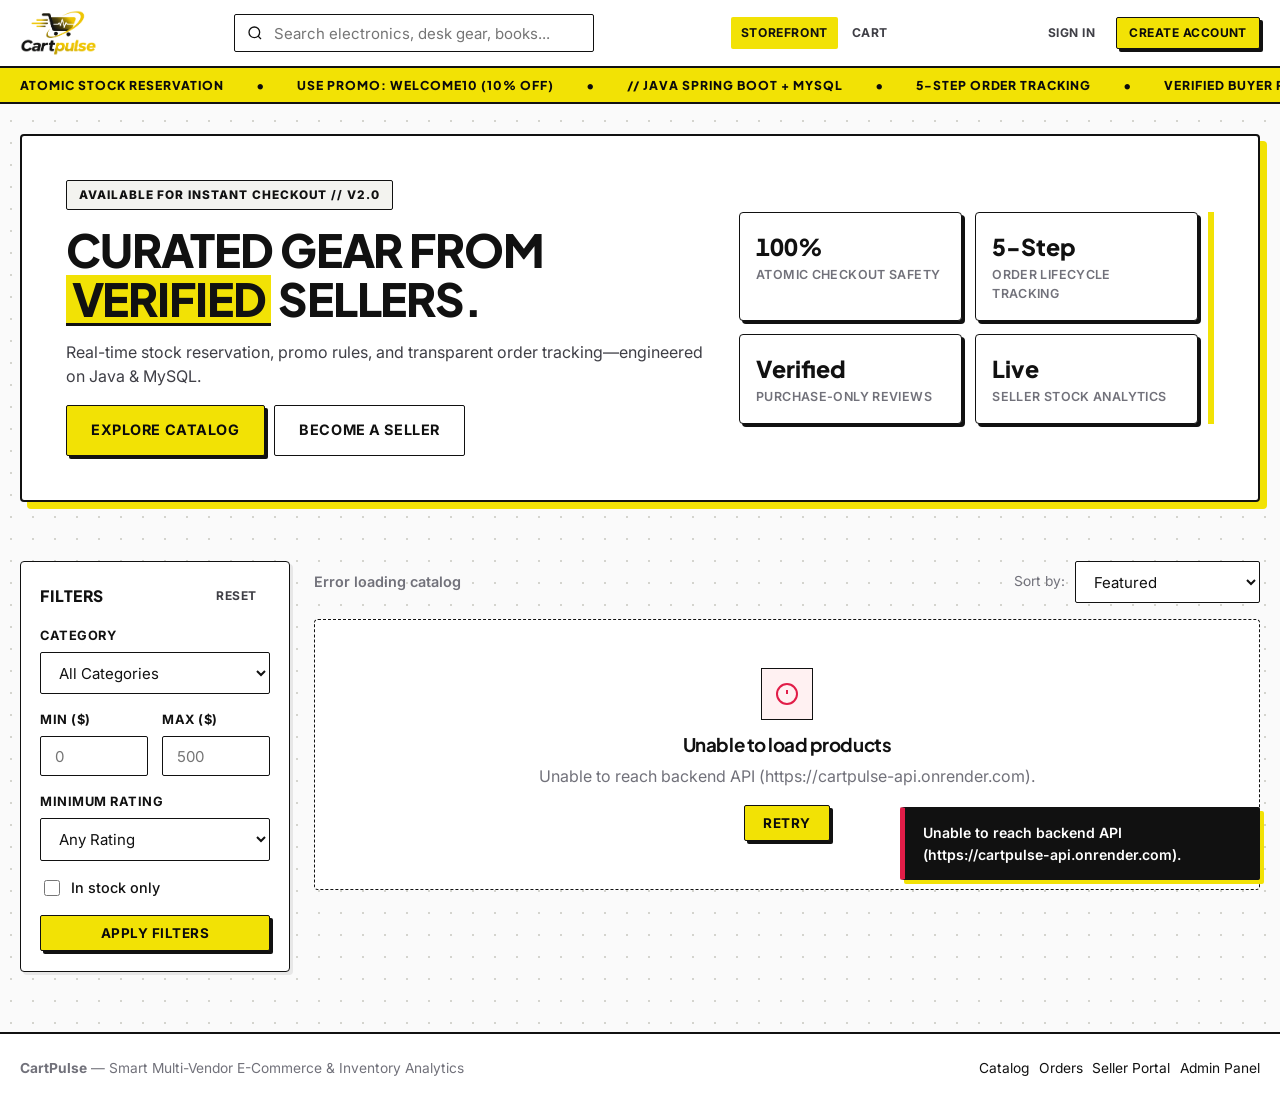
<file: frontend/index.html>
<!DOCTYPE html>
<html lang="en">
<head>
  <meta charset="UTF-8">
  <meta name="viewport" content="width=device-width, initial-scale=1.0">
  <title>CartPulse — Smart Multi-Vendor Storefront</title>
  <link rel="preconnect" href="https://fonts.googleapis.com">
  <link rel="preconnect" href="https://fonts.gstatic.com" crossorigin>
  <link href="https://fonts.googleapis.com/css2?family=Inter:wght@400;500;600;700&family=Plus+Jakarta+Sans:wght@600;700;800&display=swap" rel="stylesheet">
  <link rel="stylesheet" href="css/styles.css">
</head>
<body>
  <div id="preview-banner" class="preview-banner"></div>
  <div id="site-navbar"></div>

  <main class="main-content">
    <div class="container">
      <!-- Hero Banner -->
      <section class="hero">
        <div>
          <span class="hero-eyebrow">Available for Instant Checkout // v2.0</span>
          <h1>Curated Gear From <span class="hero-highlight">Verified</span> Sellers.</h1>
          <p>Real-time stock reservation, promo rules, and transparent order tracking—engineered on Java &amp; MySQL.</p>
          <div class="flex-gap mt-2">
            <a href="#catalog-section" class="btn btn-primary btn-lg">Explore Catalog</a>
            <a href="register.html" class="btn btn-secondary btn-lg">Become a Seller</a>
          </div>
        </div>
        <div class="hero-stats">
          <div class="hero-stat-card">
            <div class="hero-stat-value tabular-nums">100%</div>
            <div class="hero-stat-label">Atomic Checkout Safety</div>
          </div>
          <div class="hero-stat-card">
            <div class="hero-stat-value tabular-nums">5-Step</div>
            <div class="hero-stat-label">Order Lifecycle Tracking</div>
          </div>
          <div class="hero-stat-card">
            <div class="hero-stat-value tabular-nums">Verified</div>
            <div class="hero-stat-label">Purchase-Only Reviews</div>
          </div>
          <div class="hero-stat-card">
            <div class="hero-stat-value tabular-nums">Live</div>
            <div class="hero-stat-label">Seller Stock Analytics</div>
          </div>
        </div>
      </section>

      <!-- Category Strip -->
      <div id="category-strip" class="category-strip" aria-label="Product categories"></div>

      <!-- Catalog Section -->
      <section id="catalog-section" class="catalog-layout">
        <!-- Sidebar Filters -->
        <aside class="card filter-panel">
          <div class="flex-between mb-2">
            <h2 class="card-title">Filters</h2>
            <button type="button" class="btn btn-ghost btn-sm" id="reset-filters-btn">Reset</button>
          </div>

          <div class="form-group">
            <label class="form-label" for="filter-category">Category</label>
            <select id="filter-category" class="form-control">
              <option value="">All Categories</option>
            </select>
          </div>

          <div class="form-row">
            <div class="form-group">
              <label class="form-label" for="filter-min-price">Min ($)</label>
              <input type="number" id="filter-min-price" class="form-control" min="0" placeholder="0">
            </div>
            <div class="form-group">
              <label class="form-label" for="filter-max-price">Max ($)</label>
              <input type="number" id="filter-max-price" class="form-control" min="0" placeholder="500">
            </div>
          </div>

          <div class="form-group">
            <label class="form-label" for="filter-rating">Minimum Rating</label>
            <select id="filter-rating" class="form-control">
              <option value="0">Any Rating</option>
              <option value="4.5">4.5★ &amp; up</option>
              <option value="4">4.0★ &amp; up</option>
              <option value="3">3.0★ &amp; up</option>
            </select>
          </div>

          <div class="form-group" style="display:flex;align-items:center;gap:0.5rem;">
            <input type="checkbox" id="filter-instock" style="width:16px;height:16px;accent-color:var(--primary);">
            <label for="filter-instock" style="font-size:0.9rem;font-weight:500;cursor:pointer;">In stock only</label>
          </div>

          <button type="button" class="btn btn-primary btn-block" id="apply-filters-btn">Apply Filters</button>
        </aside>

        <!-- Product Results -->
        <div>
          <div class="catalog-toolbar">
            <div id="results-summary" class="text-muted fw-600" style="font-size:0.9rem;">Loading products...</div>
            <div class="flex-gap">
              <label for="sort-select" class="text-muted" style="font-size:0.86rem;">Sort by:</label>
              <select id="sort-select" class="form-control" style="width:auto;min-width:185px;">
                <option value="featured">Featured</option>
                <option value="price-asc">Price: Low to High</option>
                <option value="price-desc">Price: High to Low</option>
                <option value="rating-desc">Highest Rated</option>
              </select>
            </div>
          </div>

          <div id="product-grid" class="product-grid"></div>
          <div id="pagination-host" class="pagination"></div>
        </div>
      </section>
    </div>
  </main>

  <div id="site-footer"></div>

  <script type="module" src="js/storefront.js"></script>
</body>
</html>
</file>
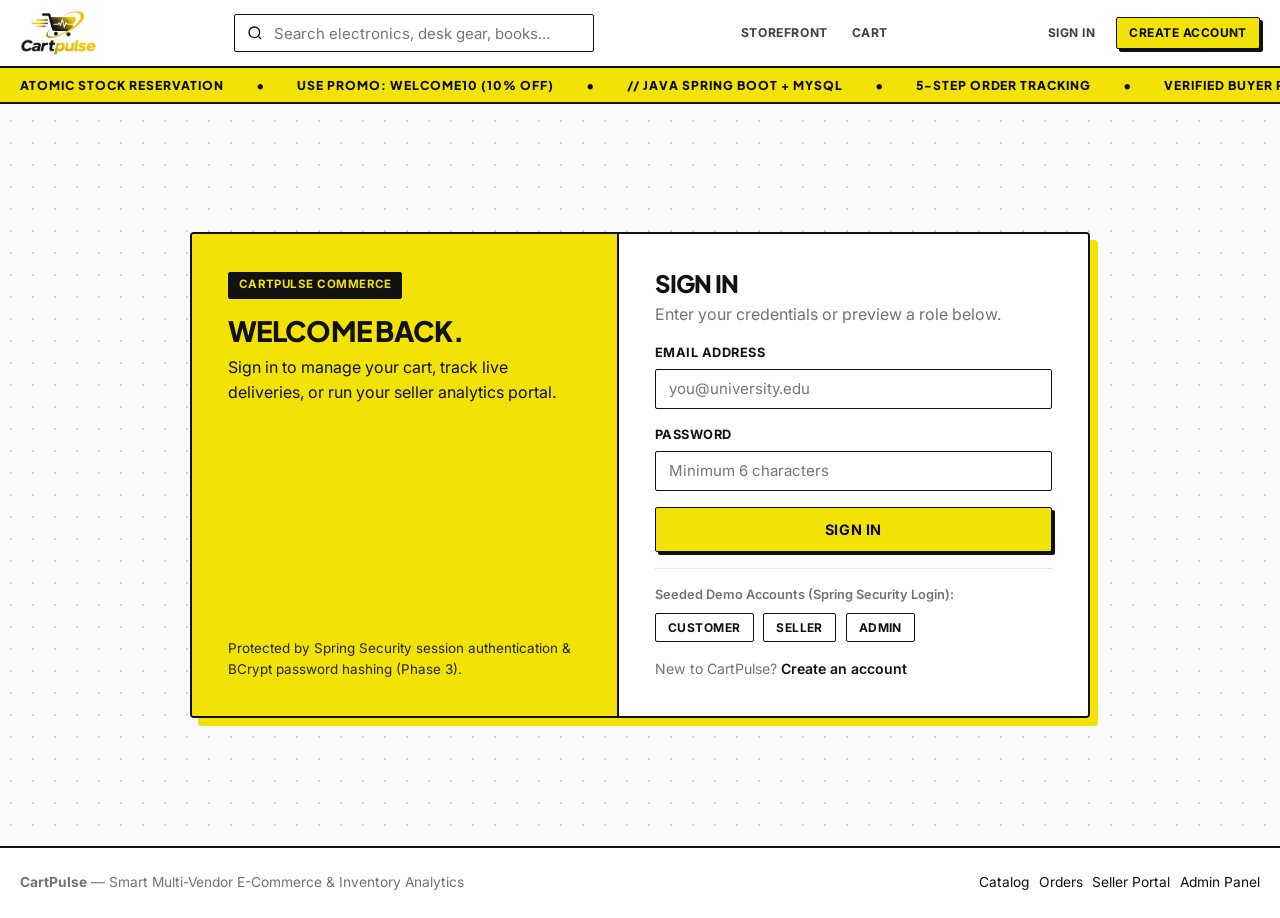
<file: frontend/cart.html>
<!DOCTYPE html>
<html lang="en">
<head>
  <meta charset="UTF-8">
  <meta name="viewport" content="width=device-width, initial-scale=1.0">
  <title>Cart &amp; Checkout — CartPulse</title>
  <link rel="preconnect" href="https://fonts.googleapis.com">
  <link rel="preconnect" href="https://fonts.gstatic.com" crossorigin>
  <link href="https://fonts.googleapis.com/css2?family=Inter:wght@400;500;600;700&family=Plus+Jakarta+Sans:wght@600;700;800&display=swap" rel="stylesheet">
  <link rel="stylesheet" href="css/styles.css">
</head>
<body>
  <div id="preview-banner" class="preview-banner"></div>
  <div id="site-navbar"></div>

  <main class="main-content">
    <div class="container">
      <div class="page-header">
        <div>
          <h1 class="page-title">Shopping Cart &amp; Checkout</h1>
          <p class="page-subtitle">Multi-vendor items automatically split into per-seller orders at checkout.</p>
        </div>
        <a href="index.html" class="btn btn-secondary">Continue Shopping</a>
      </div>

      <div id="cart-layout" class="cart-layout">
        <!-- Cart Items -->
        <div class="card">
          <div class="card-header">
            <h2 class="card-title">Cart Items</h2>
            <button type="button" class="btn btn-ghost btn-sm text-danger" id="clear-cart-btn">Clear Cart</button>
          </div>
          <div class="card-body" id="cart-items-host"></div>
        </div>

        <!-- Promo & Checkout Summary -->
        <aside class="card card-body">
          <h2 class="card-title mb-2">Order Summary</h2>

          <form id="promo-form" class="mb-2" novalidate>
            <label class="form-label" for="promo-input">Promo Code (try WELCOME10 or SAVE15)</label>
            <div class="flex-gap">
              <input type="text" id="promo-input" class="form-control" placeholder="Enter promo code" style="flex:1;">
              <button type="submit" class="btn btn-secondary">Apply</button>
            </div>
            <div class="invalid-feedback" id="promo-feedback"></div>
          </form>

          <div id="promo-applied-badge" class="alert alert-success hidden"></div>

          <div class="summary-row">
            <span>Subtotal</span>
            <span id="summary-subtotal" class="tabular-nums fw-600">$0.00</span>
          </div>
          <div class="summary-row">
            <span>Discount</span>
            <span id="summary-discount" class="tabular-nums text-success fw-600">-$0.00</span>
          </div>
          <div class="summary-total">
            <span>Total</span>
            <span id="summary-total" class="tabular-nums">$0.00</span>
          </div>

          <form id="checkout-form" class="mt-2" novalidate style="border-top:1px solid var(--border);padding-top:1rem;">
            <div class="form-group">
              <label class="form-label" for="shipping-address">Shipping Address</label>
              <textarea id="shipping-address" class="form-control" rows="2" placeholder="Street, apartment, city, postal code"></textarea>
              <div class="invalid-feedback"></div>
            </div>
            <div class="form-group">
              <label class="form-label" for="payment-method">Payment Method</label>
              <select id="payment-method" class="form-control">
                <option value="CARD_SIMULATED">Credit / Debit Card (Simulated)</option>
                <option value="COD">Cash on Delivery</option>
              </select>
            </div>
            <button type="submit" class="btn btn-primary btn-lg btn-block" id="place-order-btn">
              Place Order
            </button>
          </form>
        </aside>
      </div>
    </div>
  </main>

  <div id="site-footer"></div>
  <script type="module" src="js/cart.js"></script>
</body>
</html>
</file>
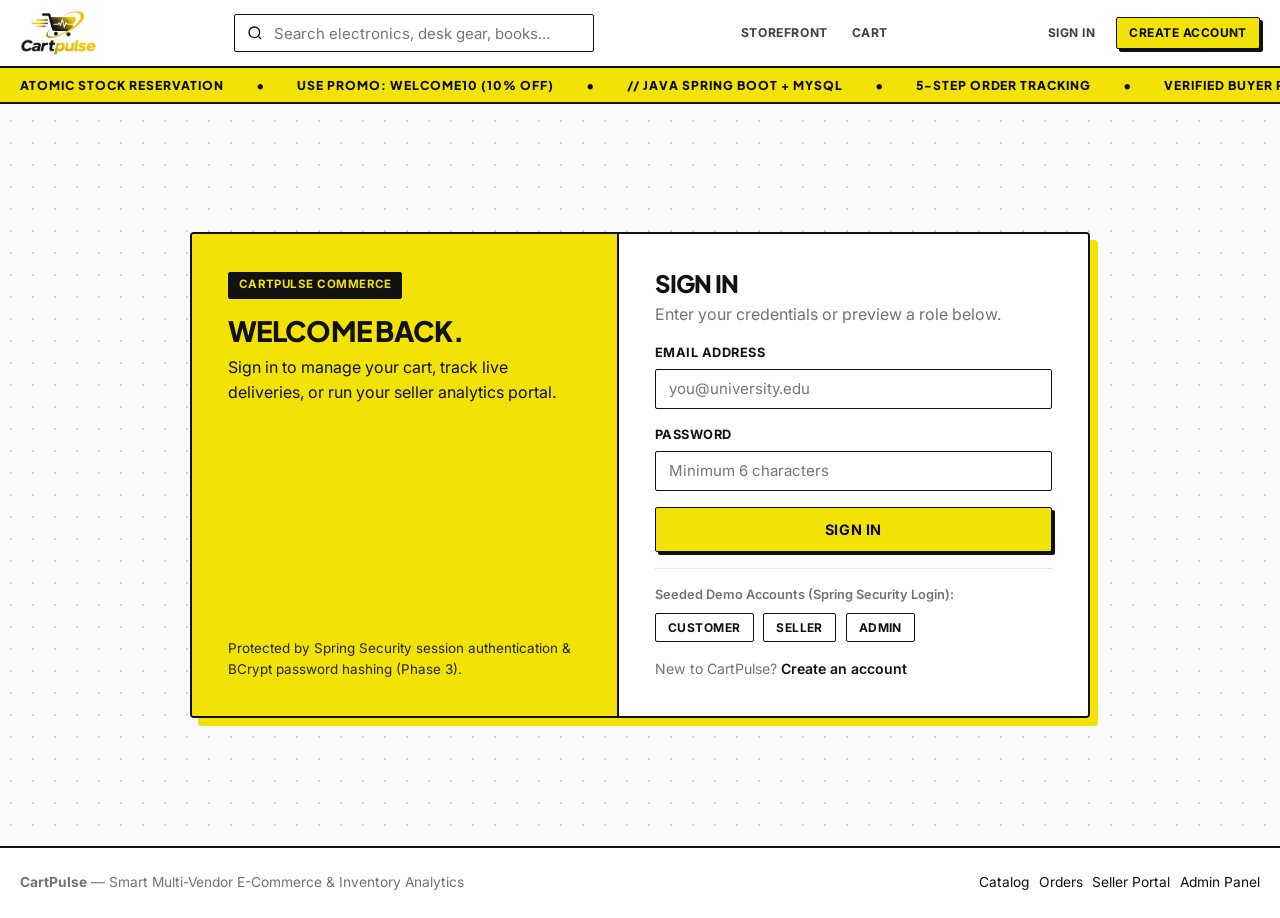
<file: frontend/login.html>
<!DOCTYPE html>
<html lang="en">
<head>
  <meta charset="UTF-8">
  <meta name="viewport" content="width=device-width, initial-scale=1.0">
  <title>Sign In — CartPulse</title>
  <link rel="preconnect" href="https://fonts.googleapis.com">
  <link rel="preconnect" href="https://fonts.gstatic.com" crossorigin>
  <link href="https://fonts.googleapis.com/css2?family=Inter:wght@400;500;600;700&family=Plus+Jakarta+Sans:wght@600;700;800&display=swap" rel="stylesheet">
  <link rel="stylesheet" href="css/styles.css">
</head>
<body>
  <div id="preview-banner" class="preview-banner"></div>
  <div id="site-navbar"></div>

  <main class="auth-wrapper">
    <div class="auth-card card">
      <aside class="auth-aside">
        <div>
          <span class="badge" style="background:#111111;color:#f2e205;border-color:#111111;margin-bottom:1rem;">CartPulse Commerce</span>
          <h2 style="font-size:1.75rem;">Welcome back.</h2>
          <p>Sign in to manage your cart, track live deliveries, or run your seller analytics portal.</p>
        </div>
        <div style="font-size:0.84rem;opacity:0.9;">
          Protected by Spring Security session authentication &amp; BCrypt password hashing (Phase 3).
        </div>
      </aside>

      <div class="auth-form-pane">
        <h1 class="page-title" style="font-size:1.5rem;">Sign In</h1>
        <p class="text-muted mb-2">Enter your credentials or preview a role below.</p>

        <form id="login-form" novalidate>
          <div class="form-group">
            <label class="form-label" for="login-email">Email Address</label>
            <input type="email" id="login-email" class="form-control" placeholder="you@university.edu" required>
            <div class="invalid-feedback"></div>
          </div>

          <div class="form-group">
            <label class="form-label" for="login-password">Password</label>
            <input type="password" id="login-password" class="form-control" placeholder="Minimum 6 characters" required>
            <div class="invalid-feedback"></div>
          </div>

          <button type="submit" class="btn btn-primary btn-lg btn-block" id="login-submit-btn">Sign In</button>
        </form>

        <div class="mt-2" style="padding-top:1rem;border-top:1px solid var(--border);">
          <div class="text-muted fw-600 mb-1" style="font-size:0.8rem;">Seeded Demo Accounts (Spring Security Login):</div>
          <div class="flex-gap">
            <button type="button" class="btn btn-secondary btn-sm" data-demo-email="customer@cartpulse.dev" data-demo-pass="customer123">Customer</button>
            <button type="button" class="btn btn-secondary btn-sm" data-demo-email="seller@cartpulse.dev" data-demo-pass="seller123">Seller</button>
            <button type="button" class="btn btn-secondary btn-sm" data-demo-email="admin@cartpulse.dev" data-demo-pass="admin123">Admin</button>
          </div>
        </div>

        <p class="mt-2 text-muted" style="font-size:0.88rem;margin-bottom:0;">
          New to CartPulse? <a href="register.html" class="fw-600">Create an account</a>
        </p>
      </div>
    </div>
  </main>

  <div id="site-footer"></div>
  <script type="module" src="js/auth.js"></script>
</body>
</html>
</file>
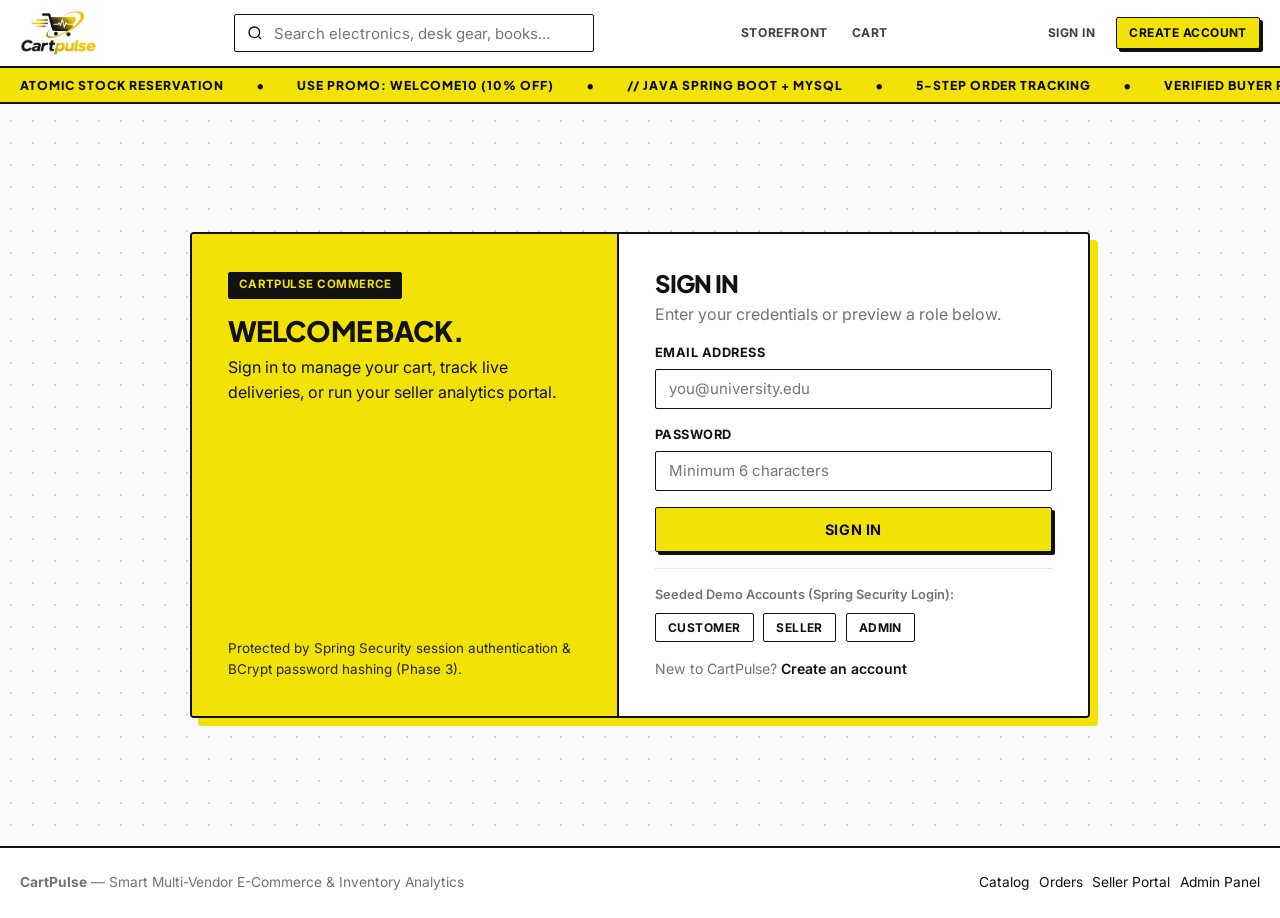
<file: frontend/orders.html>
<!DOCTYPE html>
<html lang="en">
<head>
  <meta charset="UTF-8">
  <meta name="viewport" content="width=device-width, initial-scale=1.0">
  <title>My Orders — CartPulse</title>
  <link rel="preconnect" href="https://fonts.googleapis.com">
  <link rel="preconnect" href="https://fonts.gstatic.com" crossorigin>
  <link href="https://fonts.googleapis.com/css2?family=Inter:wght@400;500;600;700&family=Plus+Jakarta+Sans:wght@600;700;800&display=swap" rel="stylesheet">
  <link rel="stylesheet" href="css/styles.css">
</head>
<body>
  <div id="preview-banner" class="preview-banner"></div>
  <div id="site-navbar"></div>

  <main class="main-content">
    <div class="container">
      <div class="page-header">
        <div>
          <h1 class="page-title">Order History &amp; Live Tracking</h1>
          <p class="page-subtitle">Track fulfillment milestones or cancel eligible orders before shipment.</p>
        </div>
        <div class="flex-gap">
          <select id="order-status-filter" class="form-control" style="width:auto;">
            <option value="">All Statuses</option>
            <option value="PENDING">Pending</option>
            <option value="CONFIRMED">Confirmed</option>
            <option value="PACKED">Packed</option>
            <option value="SHIPPED">Shipped</option>
            <option value="DELIVERED">Delivered</option>
            <option value="CANCELLED">Cancelled</option>
          </select>
        </div>
      </div>

      <div id="orders-list-host" style="display:flex;flex-direction:column;gap:1.15rem;"></div>
    </div>
  </main>

  <div id="site-footer"></div>
  <script type="module" src="js/orders.js"></script>
</body>
</html>
</file>
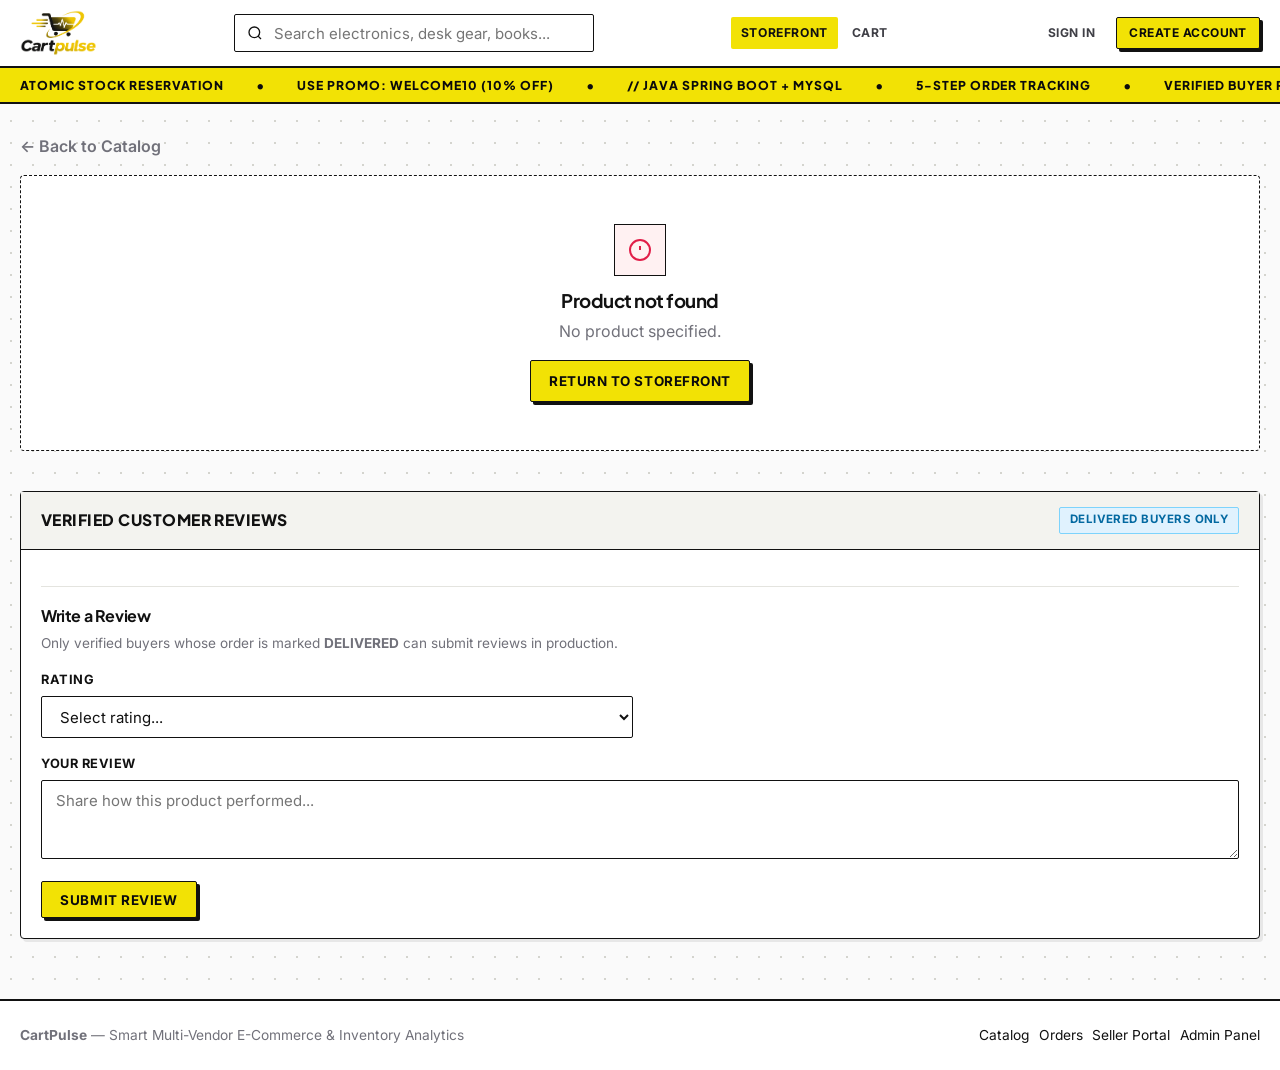
<file: frontend/product.html>
<!DOCTYPE html>
<html lang="en">
<head>
  <meta charset="UTF-8">
  <meta name="viewport" content="width=device-width, initial-scale=1.0">
  <title>Product Details — CartPulse</title>
  <link rel="preconnect" href="https://fonts.googleapis.com">
  <link rel="preconnect" href="https://fonts.gstatic.com" crossorigin>
  <link href="https://fonts.googleapis.com/css2?family=Inter:wght@400;500;600;700&family=Plus+Jakarta+Sans:wght@600;700;800&display=swap" rel="stylesheet">
  <link rel="stylesheet" href="css/styles.css">
</head>
<body>
  <div id="preview-banner" class="preview-banner"></div>
  <div id="site-navbar"></div>

  <main class="main-content">
    <div class="container">
      <div class="mb-2">
        <a href="index.html" class="text-muted fw-600">&larr; Back to Catalog</a>
      </div>

      <div id="product-detail-host"></div>

      <section class="mt-2" style="margin-top:2.5rem;">
        <div class="card">
          <div class="card-header">
            <h2 class="card-title">Verified Customer Reviews</h2>
            <span class="badge badge-info">Delivered Buyers Only</span>
          </div>
          <div class="card-body">
            <div id="reviews-list" class="mb-2"></div>

            <form id="review-form" novalidate style="border-top:1px solid var(--border);padding-top:1.25rem;margin-top:1rem;">
              <h3 style="font-size:1rem;">Write a Review</h3>
              <p class="text-muted" style="font-size:0.85rem;">Only verified buyers whose order is marked <strong>DELIVERED</strong> can submit reviews in production.</p>
              <div class="form-row">
                <div class="form-group">
                  <label class="form-label" for="review-rating">Rating</label>
                  <select id="review-rating" class="form-control" required>
                    <option value="">Select rating...</option>
                    <option value="5">5 Stars — Excellent</option>
                    <option value="4">4 Stars — Very Good</option>
                    <option value="3">3 Stars — Average</option>
                    <option value="2">2 Stars — Fair</option>
                    <option value="1">1 Star — Poor</option>
                  </select>
                  <div class="invalid-feedback"></div>
                </div>
              </div>
              <div class="form-group">
                <label class="form-label" for="review-comment">Your Review</label>
                <textarea id="review-comment" class="form-control" rows="3" placeholder="Share how this product performed..."></textarea>
                <div class="invalid-feedback"></div>
              </div>
              <button type="submit" class="btn btn-primary">Submit Review</button>
            </form>
          </div>
        </div>
      </section>
    </div>
  </main>

  <div id="site-footer"></div>
  <script type="module" src="js/product.js"></script>
</body>
</html>
</file>
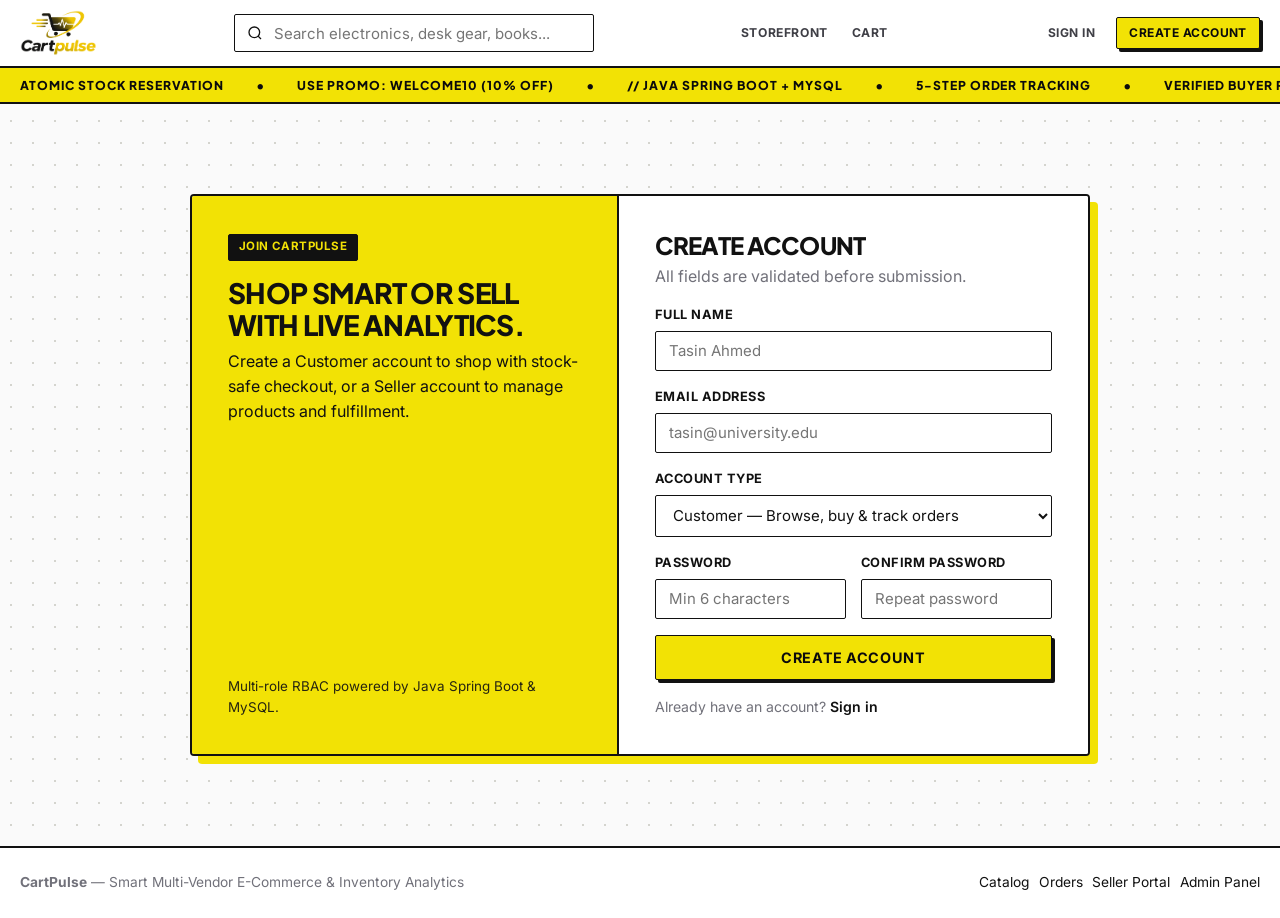
<file: frontend/register.html>
<!DOCTYPE html>
<html lang="en">
<head>
  <meta charset="UTF-8">
  <meta name="viewport" content="width=device-width, initial-scale=1.0">
  <title>Create Account — CartPulse</title>
  <link rel="preconnect" href="https://fonts.googleapis.com">
  <link rel="preconnect" href="https://fonts.gstatic.com" crossorigin>
  <link href="https://fonts.googleapis.com/css2?family=Inter:wght@400;500;600;700&family=Plus+Jakarta+Sans:wght@600;700;800&display=swap" rel="stylesheet">
  <link rel="stylesheet" href="css/styles.css">
</head>
<body>
  <div id="preview-banner" class="preview-banner"></div>
  <div id="site-navbar"></div>

  <main class="auth-wrapper">
    <div class="auth-card card">
      <aside class="auth-aside">
        <div>
          <span class="badge" style="background:#111111;color:#f2e205;border-color:#111111;margin-bottom:1rem;">Join CartPulse</span>
          <h2 style="font-size:1.75rem;">Shop smart or sell with live analytics.</h2>
          <p>Create a Customer account to shop with stock-safe checkout, or a Seller account to manage products and fulfillment.</p>
        </div>
        <div style="font-size:0.84rem;opacity:0.9;">
          Multi-role RBAC powered by Java Spring Boot &amp; MySQL.
        </div>
      </aside>

      <div class="auth-form-pane">
        <h1 class="page-title" style="font-size:1.5rem;">Create Account</h1>
        <p class="text-muted mb-2">All fields are validated before submission.</p>

        <form id="register-form" novalidate>
          <div class="form-group">
            <label class="form-label" for="reg-name">Full Name</label>
            <input type="text" id="reg-name" class="form-control" placeholder="Tasin Ahmed" required>
            <div class="invalid-feedback"></div>
          </div>

          <div class="form-group">
            <label class="form-label" for="reg-email">Email Address</label>
            <input type="email" id="reg-email" class="form-control" placeholder="tasin@university.edu" required>
            <div class="invalid-feedback"></div>
          </div>

          <div class="form-group">
            <label class="form-label" for="reg-role">Account Type</label>
            <select id="reg-role" class="form-control">
              <option value="CUSTOMER">Customer — Browse, buy &amp; track orders</option>
              <option value="SELLER">Seller — List products, manage stock &amp; analytics</option>
            </select>
          </div>

          <div class="form-row">
            <div class="form-group">
              <label class="form-label" for="reg-password">Password</label>
              <input type="password" id="reg-password" class="form-control" placeholder="Min 6 characters" required>
              <div class="invalid-feedback"></div>
            </div>
            <div class="form-group">
              <label class="form-label" for="reg-confirm">Confirm Password</label>
              <input type="password" id="reg-confirm" class="form-control" placeholder="Repeat password" required>
              <div class="invalid-feedback"></div>
            </div>
          </div>

          <button type="submit" class="btn btn-primary btn-lg btn-block" id="reg-submit-btn">Create Account</button>
        </form>

        <p class="mt-2 text-muted" style="font-size:0.88rem;margin-bottom:0;">
          Already have an account? <a href="login.html" class="fw-600">Sign in</a>
        </p>
      </div>
    </div>
  </main>

  <div id="site-footer"></div>
  <script type="module" src="js/auth.js"></script>
</body>
</html>
</file>
<file: frontend/css/styles.css>
/* ==========================================================================
   CartPulse Design System — Light White & Volt Yellow Neo-Editorial Theme
   Inspired by bold geometric tech editorial layouts
   Typography: Plus Jakarta Sans (display) + Inter (body)
   ========================================================================== */

:root {
  --primary: #f2e205;
  --primary-hover: #e2d200;
  --primary-ink: #0b0b0c;
  --primary-soft: #fef9c3;
  --primary-ring: rgba(242, 226, 5, 0.45);

  --ink: #111111;
  --ink-soft: #27272a;

  --success: #059669;
  --success-soft: #ecfdf5;
  --warning: #b45309;
  --warning-soft: #fef3c7;
  --danger: #e11d48;
  --danger-soft: #fff1f2;
  --info: #0369a1;
  --info-soft: #e0f2fe;

  --bg: #fafafa;
  --surface: #ffffff;
  --surface-muted: #f3f3ef;
  --border: #e4e4df;
  --border-strong: #111111;

  --text: #111111;
  --text-secondary: #3f3f46;
  --text-muted: #71717a;

  --radius-sm: 2px;
  --radius-md: 4px;
  --radius-lg: 4px;
  --radius-full: 2px;

  --shadow-xs: 0 1px 2px rgba(17, 17, 17, 0.05);
  --shadow-sm: 3px 3px 0 rgba(17, 17, 17, 0.08);
  --shadow-md: 5px 5px 0 #111111;
  --shadow-yellow: 5px 5px 0 var(--primary);
  --shadow-lg: 8px 8px 0 #111111;

  --font-sans: 'Inter', system-ui, -apple-system, BlinkMacSystemFont, 'Segoe UI', Roboto, sans-serif;
  --font-display: 'Plus Jakarta Sans', 'Inter', system-ui, sans-serif;

  --container-max: 1280px;
  --nav-height: 68px;
  --transition: 0.16s cubic-bezier(0.2, 0.8, 0.2, 1);
}

*,
*::before,
*::after {
  box-sizing: border-box;
}

html {
  scroll-behavior: smooth;
}

body {
  margin: 0;
  font-family: var(--font-sans);
  color: var(--text);
  background-color: var(--bg);
  background-image: radial-gradient(#d4d4ce 0.85px, transparent 0.85px);
  background-size: 22px 22px;
  line-height: 1.55;
  -webkit-font-smoothing: antialiased;
  min-height: 100vh;
  display: flex;
  flex-direction: column;
}

h1, h2, h3, h4, h5 {
  font-family: var(--font-display);
  margin: 0 0 0.5rem;
  line-height: 1.15;
  letter-spacing: -0.025em;
  color: var(--text);
}

p {
  margin: 0 0 1rem;
  color: var(--text-secondary);
}

a {
  color: var(--ink);
  text-decoration: none;
  transition: color var(--transition);
}

a:hover {
  color: #000000;
}

img {
  max-width: 100%;
  display: block;
}

button, input, select, textarea {
  font-family: inherit;
  font-size: 0.9375rem;
}

.tabular-nums {
  font-variant-numeric: tabular-nums;
}

/* ---------- Layout & Containers ---------- */
.container {
  width: 100%;
  max-width: var(--container-max);
  margin-inline: auto;
  padding-inline: 1.25rem;
}

.main-content {
  flex: 1;
  padding-block: 1.85rem 3.75rem;
}

.page-header {
  display: flex;
  flex-wrap: wrap;
  align-items: center;
  justify-content: space-between;
  gap: 1rem;
  margin-bottom: 1.5rem;
  padding-bottom: 1rem;
  border-bottom: 2px solid var(--ink);
}

.page-title {
  font-size: clamp(1.5rem, 2.4vw, 2rem);
  font-weight: 800;
  text-transform: uppercase;
  letter-spacing: -0.03em;
  margin-bottom: 0.25rem;
}

.page-subtitle {
  color: var(--text-muted);
  font-size: 0.9375rem;
  margin: 0;
}

/* ---------- Navbar ---------- */
.navbar {
  position: sticky;
  top: 0;
  z-index: 50;
  height: var(--nav-height);
  background: rgba(255, 255, 255, 0.96);
  backdrop-filter: blur(10px);
  border-bottom: 2px solid var(--ink);
}

.navbar-inner {
  height: 100%;
  display: flex;
  align-items: center;
  justify-content: space-between;
  gap: 1rem;
}

.brand {
  display: inline-flex;
  align-items: center;
  gap: 0.65rem;
  font-family: var(--font-display);
  font-weight: 800;
  font-size: 1.18rem;
  text-transform: uppercase;
  color: var(--ink);
  letter-spacing: 0.04em;
  flex-shrink: 0;
}

.brand-logo {
  height: 46px;
  width: auto;
  display: block;
  object-fit: contain;
}

.nav-search {
  flex: 1;
  min-width: 170px;
  max-width: 360px;
  position: relative;
}

.nav-search input {
  width: 100%;
  height: 38px;
  padding: 0 1rem 0 2.45rem;
  border-radius: var(--radius-sm);
  border: 1.5px solid var(--ink);
  background: var(--surface);
  color: var(--text);
  transition: all var(--transition);
}

.nav-search input:focus {
  outline: none;
  background: var(--surface);
  box-shadow: 3px 3px 0 var(--primary);
}

.nav-search-icon {
  position: absolute;
  left: 0.8rem;
  top: 50%;
  transform: translateY(-50%);
  color: var(--ink);
  pointer-events: none;
}

.nav-links {
  display: flex;
  align-items: center;
  gap: 0.25rem;
}

.nav-link {
  display: inline-flex;
  align-items: center;
  gap: 0.35rem;
  padding: 0.42rem 0.62rem;
  border-radius: var(--radius-sm);
  color: var(--text-secondary);
  font-weight: 700;
  font-size: 0.76rem;
  text-transform: uppercase;
  letter-spacing: 0.05em;
  transition: all var(--transition);
  white-space: nowrap;
}

.nav-link:hover,
.nav-link.active {
  color: var(--ink);
  background: var(--primary);
}

.cart-pill {
  position: relative;
}

.cart-badge {
  min-width: 19px;
  height: 19px;
  padding: 0 5px;
  border-radius: 0;
  background: var(--ink);
  color: var(--primary);
  font-size: 0.72rem;
  font-weight: 800;
  display: inline-grid;
  place-items: center;
}

.nav-actions {
  display: flex;
  align-items: center;
  gap: 0.5rem;
}

.mobile-menu-btn {
  display: none;
  background: var(--surface);
  border: 1.5px solid var(--ink);
  border-radius: var(--radius-sm);
  width: 40px;
  height: 40px;
  place-items: center;
  cursor: pointer;
  color: var(--ink);
}

.mobile-drawer {
  display: none;
  background: var(--surface);
  border-bottom: 2px solid var(--ink);
  padding: 1rem 1.25rem;
  gap: 0.5rem;
  flex-direction: column;
}

.mobile-drawer.open {
  display: flex;
}

/* ---------- Signature Yellow Editorial Ticker Strip ---------- */
.promo-ticker {
  background: var(--primary);
  border-bottom: 2px solid var(--ink);
  color: var(--primary-ink);
  overflow: hidden;
  white-space: nowrap;
  padding: 0.48rem 0;
  font-family: var(--font-display);
  font-size: 0.76rem;
  font-weight: 800;
  text-transform: uppercase;
  letter-spacing: 0.08em;
}

.promo-ticker-track {
  display: inline-flex;
  align-items: center;
  gap: 2rem;
  padding-left: 1.25rem;
  animation: tickerScroll 28s linear infinite;
}

.promo-ticker:hover .promo-ticker-track {
  animation-play-state: paused;
}

@keyframes tickerScroll {
  0% { transform: translateX(0); }
  100% { transform: translateX(-50%); }
}

/* ---------- Buttons ---------- */
.btn {
  display: inline-flex;
  align-items: center;
  justify-content: center;
  gap: 0.45rem;
  padding: 0.58rem 1.15rem;
  border-radius: var(--radius-sm);
  font-weight: 700;
  font-size: 0.84rem;
  text-transform: uppercase;
  letter-spacing: 0.04em;
  border: 1.5px solid var(--ink);
  cursor: pointer;
  transition: all var(--transition);
  text-decoration: none;
  white-space: nowrap;
}

.btn:disabled {
  opacity: 0.5;
  cursor: not-allowed;
}

.btn-sm {
  padding: 0.38rem 0.75rem;
  font-size: 0.75rem;
}

.btn-lg {
  padding: 0.82rem 1.5rem;
  font-size: 0.9rem;
}

.btn-block {
  width: 100%;
}

.btn-primary {
  background: var(--primary);
  color: var(--primary-ink);
  box-shadow: 3px 3px 0 var(--ink);
}

.btn-primary:hover:not(:disabled) {
  background: var(--primary-hover);
  color: var(--primary-ink);
  transform: translate(-1px, -1px);
  box-shadow: 4px 4px 0 var(--ink);
}

.btn-secondary {
  background: var(--surface);
  color: var(--ink);
  border-color: var(--ink);
}

.btn-secondary:hover:not(:disabled) {
  background: var(--surface-muted);
  box-shadow: 3px 3px 0 var(--ink);
}

.btn-ghost {
  background: transparent;
  color: var(--text-secondary);
  border-color: transparent;
}

.btn-ghost:hover:not(:disabled) {
  background: var(--surface-muted);
  color: var(--ink);
  border-color: var(--border);
}

.btn-danger {
  background: var(--danger);
  border-color: var(--ink);
  color: #ffffff;
}

.btn-danger:hover:not(:disabled) {
  background: #be123c;
  box-shadow: 3px 3px 0 var(--ink);
}

.btn-success {
  background: var(--success);
  border-color: var(--ink);
  color: #ffffff;
}

.btn-success:hover:not(:disabled) {
  background: #047857;
}

.btn-loading {
  position: relative;
  pointer-events: none;
}

.spinner {
  width: 16px;
  height: 16px;
  border: 2px solid currentColor;
  border-right-color: transparent;
  border-radius: 50%;
  animation: spin 0.65s linear infinite;
  display: inline-block;
}

@keyframes spin {
  to { transform: rotate(360deg); }
}

/* ---------- Cards & Surfaces ---------- */
.card {
  background: var(--surface);
  border: 1.5px solid var(--ink);
  border-radius: var(--radius-md);
  box-shadow: var(--shadow-sm);
}

.card-body {
  padding: 1.25rem;
}

.card-header {
  padding: 0.95rem 1.25rem;
  border-bottom: 1.5px solid var(--ink);
  background: var(--surface-muted);
  display: flex;
  align-items: center;
  justify-content: space-between;
  gap: 1rem;
}

.card-title {
  font-size: 0.98rem;
  font-weight: 800;
  text-transform: uppercase;
  letter-spacing: 0.03em;
  margin: 0;
}

/* ---------- Badges & Status Pills ---------- */
.badge {
  display: inline-flex;
  align-items: center;
  gap: 0.3rem;
  padding: 0.22rem 0.6rem;
  border-radius: var(--radius-sm);
  border: 1px solid currentColor;
  font-size: 0.72rem;
  font-weight: 700;
  text-transform: uppercase;
  letter-spacing: 0.04em;
  white-space: nowrap;
}

.badge-primary { background: var(--primary); color: var(--ink); border-color: var(--ink); }
.badge-success { background: var(--success-soft); color: var(--success); border-color: #6ee7b7; }
.badge-warning { background: var(--warning-soft); color: var(--warning); border-color: #fcd34d; }
.badge-danger  { background: var(--danger-soft);  color: var(--danger); border-color: #fda4af; }
.badge-info    { background: var(--info-soft);    color: var(--info); border-color: #7dd3fc; }
.badge-muted   { background: var(--surface-muted); color: var(--text-secondary); border-color: #d4d4d8; }

/* ---------- Forms & Validation ---------- */
.form-group {
  margin-bottom: 1rem;
}

.form-label {
  display: block;
  font-size: 0.8rem;
  font-weight: 700;
  text-transform: uppercase;
  letter-spacing: 0.04em;
  color: var(--ink);
  margin-bottom: 0.38rem;
}

.form-control {
  width: 100%;
  padding: 0.6rem 0.85rem;
  border: 1.5px solid var(--ink);
  border-radius: var(--radius-sm);
  background: var(--surface);
  color: var(--text);
  transition: border-color var(--transition), box-shadow var(--transition);
}

.form-control:focus {
  outline: none;
  border-color: var(--ink);
  box-shadow: 3px 3px 0 var(--primary);
}

.form-control.is-invalid {
  border-color: var(--danger);
  background: #fffafa;
}

.form-control.is-invalid:focus {
  box-shadow: 3px 3px 0 rgba(225, 29, 72, 0.25);
}

.invalid-feedback {
  color: var(--danger);
  font-size: 0.8rem;
  font-weight: 600;
  margin-top: 0.3rem;
  display: none;
}

.form-control.is-invalid + .invalid-feedback,
.has-error .invalid-feedback {
  display: block;
}

.form-row {
  display: grid;
  grid-template-columns: repeat(2, minmax(0, 1fr));
  gap: 0.9rem;
}

/* ---------- Hero Banner ---------- */
.hero {
  background: var(--surface);
  border: 2px solid var(--ink);
  border-radius: var(--radius-lg);
  box-shadow: 7px 7px 0 var(--primary);
  padding: clamp(1.5rem, 3.5vw, 2.75rem);
  margin-bottom: 2rem;
  display: grid;
  grid-template-columns: 1.35fr 1fr;
  gap: 2rem;
  align-items: center;
}

.hero-eyebrow {
  display: inline-flex;
  align-items: center;
  gap: 0.45rem;
  font-size: 0.74rem;
  font-weight: 800;
  text-transform: uppercase;
  letter-spacing: 0.08em;
  color: var(--ink);
  background: var(--surface-muted);
  border: 1px solid var(--ink);
  padding: 0.32rem 0.75rem;
  border-radius: var(--radius-sm);
  margin-bottom: 1rem;
}

.hero h1 {
  font-size: clamp(1.9rem, 3.6vw, 2.85rem);
  font-weight: 800;
  text-transform: uppercase;
  line-height: 1.06;
  margin-bottom: 0.85rem;
}

.hero-highlight {
  background: var(--primary);
  color: var(--ink);
  padding: 0 0.35rem;
  border-bottom: 3px solid var(--ink);
  display: inline-block;
}

.hero-stats {
  display: grid;
  grid-template-columns: repeat(2, minmax(0, 1fr));
  gap: 0.85rem;
  padding-right: 0.65rem;
  border-right: 6px solid var(--primary);
}

.hero-stat-card {
  background: var(--surface);
  border: 1.5px solid var(--ink);
  border-radius: var(--radius-md);
  padding: 1rem;
  box-shadow: 3px 3px 0 var(--ink);
}

.hero-stat-value {
  font-family: var(--font-display);
  font-size: 1.45rem;
  font-weight: 800;
  color: var(--ink);
}

.hero-stat-label {
  font-size: 0.78rem;
  font-weight: 600;
  color: var(--text-muted);
  text-transform: uppercase;
  letter-spacing: 0.03em;
}

/* ---------- Storefront Catalog Grid & Filters ---------- */
.category-strip {
  display: flex;
  gap: 0.5rem;
  overflow-x: auto;
  padding-bottom: 0.45rem;
  margin-bottom: 1.25rem;
}

.chip {
  padding: 0.46rem 0.95rem;
  border-radius: var(--radius-sm);
  border: 1.5px solid var(--ink);
  background: var(--surface);
  color: var(--ink);
  font-size: 0.78rem;
  font-weight: 700;
  text-transform: uppercase;
  letter-spacing: 0.04em;
  cursor: pointer;
  white-space: nowrap;
  transition: all var(--transition);
}

.chip:hover {
  background: var(--primary-soft);
}

.chip.active {
  background: var(--primary);
  border-color: var(--ink);
  color: var(--primary-ink);
  box-shadow: 3px 3px 0 var(--ink);
}

.catalog-layout {
  display: grid;
  grid-template-columns: 270px minmax(0, 1fr);
  gap: 1.5rem;
  align-items: start;
}

.filter-panel {
  position: sticky;
  top: calc(var(--nav-height) + 1rem);
  padding: 1.2rem;
}

.catalog-toolbar {
  display: flex;
  flex-wrap: wrap;
  align-items: center;
  justify-content: space-between;
  gap: 0.75rem;
  margin-bottom: 1rem;
}

.product-grid {
  display: grid;
  grid-template-columns: repeat(auto-fill, minmax(235px, 1fr));
  gap: 1.2rem;
}

.product-card {
  display: flex;
  flex-direction: column;
  overflow: hidden;
  transition: transform var(--transition), box-shadow var(--transition);
}

.product-card:hover {
  transform: translate(-2px, -2px);
  box-shadow: 6px 6px 0 var(--ink);
}

.product-thumb {
  position: relative;
  aspect-ratio: 4 / 3;
  background: var(--surface-muted);
  border-bottom: 1.5px solid var(--ink);
  overflow: hidden;
}

.product-thumb img {
  width: 100%;
  height: 100%;
  object-fit: cover;
}

.product-thumb-badge {
  position: absolute;
  top: 0.65rem;
  left: 0.65rem;
}

.product-body {
  padding: 1rem;
  display: flex;
  flex-direction: column;
  flex: 1;
}

.product-category {
  font-size: 0.72rem;
  font-weight: 800;
  color: var(--ink);
  background: var(--primary-soft);
  padding: 0.14rem 0.45rem;
  align-self: flex-start;
  text-transform: uppercase;
  letter-spacing: 0.05em;
}

.product-title {
  font-size: 1rem;
  font-weight: 700;
  margin: 0.45rem 0 0.35rem;
  color: var(--ink);
  display: -webkit-box;
  -webkit-line-clamp: 2;
  -webkit-box-orient: vertical;
  overflow: hidden;
}

.product-meta {
  display: flex;
  align-items: center;
  justify-content: space-between;
  font-size: 0.82rem;
  color: var(--text-muted);
  margin-bottom: 0.85rem;
}

.product-footer {
  margin-top: auto;
  display: flex;
  align-items: center;
  justify-content: space-between;
  gap: 0.65rem;
  padding-top: 0.75rem;
  border-top: 1px solid var(--border);
}

.product-price {
  font-family: var(--font-display);
  font-size: 1.18rem;
  font-weight: 800;
  color: var(--ink);
}

/* ---------- Product Detail Page ---------- */
.product-detail-grid {
  display: grid;
  grid-template-columns: 1fr 1.05fr;
  gap: 2rem;
  align-items: start;
}

.product-gallery {
  aspect-ratio: 4 / 3;
  border-radius: var(--radius-lg);
  overflow: hidden;
  border: 2px solid var(--ink);
  box-shadow: 6px 6px 0 var(--primary);
  background: var(--surface);
}

.product-gallery img {
  width: 100%;
  height: 100%;
  object-fit: cover;
}

.qty-control {
  display: inline-flex;
  align-items: center;
  border: 1.5px solid var(--ink);
  border-radius: var(--radius-sm);
  overflow: hidden;
  background: var(--surface);
}

.qty-control button {
  width: 34px;
  height: 36px;
  border: none;
  background: transparent;
  cursor: pointer;
  font-weight: 800;
  color: var(--ink);
}

.qty-control button:hover:not(:disabled) {
  background: var(--primary);
}

.qty-control input {
  width: 44px;
  height: 36px;
  border: none;
  border-inline: 1.5px solid var(--ink);
  text-align: center;
  font-weight: 700;
}

/* ---------- Cart & Checkout ---------- */
.cart-layout {
  display: grid;
  grid-template-columns: 1.5fr 1fr;
  gap: 1.5rem;
  align-items: start;
}

.cart-item-row {
  display: grid;
  grid-template-columns: 76px 1fr auto;
  gap: 1rem;
  align-items: center;
  padding: 1rem 0;
  border-bottom: 1px solid var(--border);
}

.cart-item-row:last-child {
  border-bottom: none;
}

.cart-item-img {
  width: 76px;
  height: 76px;
  border-radius: var(--radius-sm);
  object-fit: cover;
  border: 1.5px solid var(--ink);
}

.summary-row {
  display: flex;
  justify-content: space-between;
  margin-bottom: 0.6rem;
  font-size: 0.9375rem;
  color: var(--text-secondary);
}

.summary-total {
  display: flex;
  justify-content: space-between;
  padding-top: 0.85rem;
  margin-top: 0.85rem;
  border-top: 2px solid var(--ink);
  font-family: var(--font-display);
  font-size: 1.25rem;
  font-weight: 800;
  color: var(--ink);
}

/* ---------- Order Stepper Timeline ---------- */
.stepper {
  display: grid;
  grid-template-columns: repeat(5, 1fr);
  gap: 0.5rem;
  margin: 1rem 0 1.25rem;
}

.step {
  position: relative;
  text-align: center;
  font-size: 0.75rem;
  text-transform: uppercase;
  letter-spacing: 0.03em;
  color: var(--text-muted);
}

.step-dot {
  width: 28px;
  height: 28px;
  border-radius: 0;
  margin: 0 auto 0.35rem;
  display: grid;
  place-items: center;
  font-weight: 800;
  font-size: 0.75rem;
  background: var(--surface-muted);
  border: 1.5px solid var(--ink);
  color: var(--text-muted);
}

.step.completed .step-dot {
  background: var(--ink);
  border-color: var(--ink);
  color: var(--primary);
}

.step.active .step-dot {
  background: var(--primary);
  border-color: var(--ink);
  color: var(--ink);
  box-shadow: 3px 3px 0 var(--ink);
}

.step.completed,
.step.active {
  color: var(--ink);
  font-weight: 700;
}

/* ---------- Dashboard Layout (Seller & Admin) ---------- */
.dashboard-shell {
  display: grid;
  grid-template-columns: 240px minmax(0, 1fr);
  gap: 1.5rem;
  align-items: start;
}

.dash-sidebar {
  padding: 0.85rem;
  position: sticky;
  top: calc(var(--nav-height) + 1rem);
}

.dash-nav-item {
  width: 100%;
  display: flex;
  align-items: center;
  gap: 0.65rem;
  padding: 0.65rem 0.85rem;
  border: 1.5px solid transparent;
  background: transparent;
  border-radius: var(--radius-sm);
  color: var(--text-secondary);
  font-weight: 700;
  font-size: 0.8rem;
  text-transform: uppercase;
  letter-spacing: 0.04em;
  cursor: pointer;
  text-align: left;
  transition: all var(--transition);
  margin-bottom: 0.25rem;
}

.dash-nav-item:hover {
  background: var(--surface-muted);
  color: var(--ink);
}

.dash-nav-item.active {
  background: var(--primary);
  border-color: var(--ink);
  color: var(--ink);
  box-shadow: 3px 3px 0 var(--ink);
}

.kpi-grid {
  display: grid;
  grid-template-columns: repeat(4, minmax(0, 1fr));
  gap: 1rem;
  margin-bottom: 1.25rem;
}

.kpi-card {
  padding: 1.15rem;
  border-top: 4px solid var(--primary);
}

.kpi-label {
  font-size: 0.74rem;
  font-weight: 800;
  text-transform: uppercase;
  letter-spacing: 0.05em;
  color: var(--text-muted);
  margin-bottom: 0.35rem;
}

.kpi-value {
  font-family: var(--font-display);
  font-size: 1.65rem;
  font-weight: 800;
  color: var(--ink);
}

.kpi-trend {
  margin-top: 0.3rem;
  font-size: 0.78rem;
  font-weight: 600;
}

.charts-grid {
  display: grid;
  grid-template-columns: minmax(0, 1.45fr) minmax(0, 1fr);
  gap: 1rem;
  margin-bottom: 1.25rem;
}

.charts-grid > * {
  min-width: 0;
}

.chart-box {
  position: relative;
  height: 270px;
  width: 100%;
  overflow: hidden;
}

/* ---------- Tables ---------- */
.table-wrap {
  width: 100%;
  overflow-x: auto;
}

.data-table {
  width: 100%;
  border-collapse: collapse;
  font-size: 0.9rem;
}

.data-table th {
  text-align: left;
  padding: 0.75rem 1rem;
  font-size: 0.73rem;
  font-weight: 800;
  text-transform: uppercase;
  letter-spacing: 0.05em;
  color: var(--ink);
  background: var(--surface-muted);
  border-bottom: 1.5px solid var(--ink);
  white-space: nowrap;
}

.data-table td {
  padding: 0.85rem 1rem;
  border-bottom: 1px solid var(--border);
  vertical-align: middle;
}

.data-table tbody tr:hover {
  background: #fefce8;
}

/* ---------- Auth Split Layout ---------- */
.auth-wrapper {
  min-height: calc(100vh - var(--nav-height) - 90px);
  display: grid;
  place-items: center;
  padding: 1.5rem 1rem;
}

.auth-card {
  width: 100%;
  max-width: 900px;
  display: grid;
  grid-template-columns: 1fr 1.1fr;
  overflow: hidden;
  border: 2px solid var(--ink);
  border-radius: var(--radius-lg);
  box-shadow: 8px 8px 0 var(--primary);
}

.auth-aside {
  background: var(--primary);
  border-right: 2px solid var(--ink);
  color: var(--ink);
  padding: 2.25rem;
  display: flex;
  flex-direction: column;
  justify-content: space-between;
}

.auth-aside h2, .auth-aside p {
  color: var(--ink);
}

.auth-aside h2 {
  text-transform: uppercase;
  font-weight: 800;
}

.auth-form-pane {
  padding: 2.25rem;
  background: var(--surface);
}

/* ---------- States: Skeleton, Empty, Error, Alert ---------- */
.skeleton {
  background: linear-gradient(90deg, #e5e5e0 25%, #f4f4ef 50%, #e5e5e0 75%);
  background-size: 200% 100%;
  animation: shimmer 1.35s infinite;
  border-radius: var(--radius-sm);
}

@keyframes shimmer {
  0% { background-position: 200% 0; }
  100% { background-position: -200% 0; }
}

.state-box {
  text-align: center;
  padding: 3rem 1.5rem;
  border: 1.5px dashed var(--ink);
  border-radius: var(--radius-md);
  background: var(--surface);
}

.state-box-icon {
  width: 52px;
  height: 52px;
  margin: 0 auto 0.9rem;
  border-radius: 0;
  border: 1.5px solid var(--ink);
  background: var(--primary);
  color: var(--ink);
  display: grid;
  place-items: center;
}

.state-box.error .state-box-icon {
  background: var(--danger-soft);
  color: var(--danger);
}

.alert {
  padding: 0.85rem 1rem;
  border-radius: var(--radius-sm);
  border: 1.5px solid var(--ink);
  font-size: 0.9rem;
  margin-bottom: 1rem;
  display: flex;
  align-items: flex-start;
  gap: 0.6rem;
}

.alert-danger  { background: var(--danger-soft);  border-color: #fda4af; color: #9f1239; }
.alert-warning { background: var(--warning-soft); border-color: #fcd34d; color: #92400e; }
.alert-success { background: var(--success-soft); border-color: #6ee7b7; color: #065f46; }
.alert-info    { background: var(--primary-soft); border-color: var(--ink); color: var(--ink); }

/* ---------- Modal ---------- */
.modal-backdrop {
  position: fixed;
  inset: 0;
  background: rgba(17, 17, 17, 0.58);
  backdrop-filter: blur(2px);
  display: none;
  place-items: center;
  padding: 1rem;
  z-index: 100;
}

.modal-backdrop.open {
  display: grid;
}

.modal {
  width: 100%;
  max-width: 560px;
  max-height: 90vh;
  overflow-y: auto;
  background: var(--surface);
  border-radius: var(--radius-lg);
  box-shadow: 8px 8px 0 var(--primary);
  border: 2px solid var(--ink);
}

.modal-header {
  padding: 1.05rem 1.35rem;
  border-bottom: 1.5px solid var(--ink);
  background: var(--surface-muted);
  display: flex;
  align-items: center;
  justify-content: space-between;
}

.modal-body {
  padding: 1.35rem;
}

.modal-footer {
  padding: 1rem 1.35rem;
  border-top: 1.5px solid var(--ink);
  display: flex;
  justify-content: flex-end;
  gap: 0.65rem;
}

/* ---------- Toast Container ---------- */
.toast-container {
  position: fixed;
  right: 1.25rem;
  bottom: 1.25rem;
  z-index: 150;
  display: flex;
  flex-direction: column;
  gap: 0.6rem;
  max-width: 360px;
}

.toast {
  background: var(--ink);
  color: #ffffff;
  padding: 0.85rem 1.1rem;
  border-radius: var(--radius-sm);
  border: 1.5px solid var(--ink);
  box-shadow: 4px 4px 0 var(--primary);
  font-size: 0.88rem;
  font-weight: 600;
  display: flex;
  align-items: center;
  gap: 0.65rem;
  animation: slideUp 0.2s ease-out;
}

.toast.success { border-left: 5px solid var(--primary); }
.toast.error   { border-left: 5px solid var(--danger); }
.toast.warning { border-left: 5px solid #f59e0b; }

@keyframes slideUp {
  from { opacity: 0; transform: translateY(10px); }
  to   { opacity: 1; transform: translateY(0); }
}

/* ---------- Pagination ---------- */
.pagination {
  display: flex;
  justify-content: center;
  gap: 0.4rem;
  margin-top: 1.75rem;
}

/* ---------- Footer ---------- */
.footer {
  border-top: 2px solid var(--ink);
  background: var(--surface);
  padding: 1.5rem 0;
  font-size: 0.86rem;
  color: var(--text-muted);
}

.footer-inner {
  display: flex;
  flex-wrap: wrap;
  justify-content: space-between;
  align-items: center;
  gap: 1rem;
}

/* ---------- Utilities ---------- */
.hidden { display: none !important; }
.text-muted { color: var(--text-muted); }
.text-success { color: var(--success); }
.text-danger { color: var(--danger); }
.text-warning { color: var(--warning); }
.fw-600 { font-weight: 600; }
.fw-700 { font-weight: 700; }
.mt-1 { margin-top: 0.5rem; }
.mt-2 { margin-top: 1rem; }
.mb-1 { margin-bottom: 0.5rem; }
.mb-2 { margin-bottom: 1rem; }
.flex-between { display: flex; align-items: center; justify-content: space-between; gap: 0.75rem; }
.flex-gap { display: flex; align-items: center; gap: 0.6rem; flex-wrap: wrap; }

/* ---------- Responsive Breakpoints ---------- */
@media (max-width: 1024px) {
  .kpi-grid {
    grid-template-columns: repeat(2, minmax(0, 1fr));
  }
  .charts-grid,
  .dashboard-shell,
  .catalog-layout,
  .cart-layout,
  .product-detail-grid {
    grid-template-columns: 1fr;
  }
  .filter-panel,
  .dash-sidebar {
    position: static;
  }
  .hero {
    grid-template-columns: 1fr;
  }
}

@media (max-width: 768px) {
  .nav-search,
  .nav-links,
  .nav-actions {
    display: none;
  }
  .mobile-menu-btn {
    display: grid;
  }
  .auth-card {
    grid-template-columns: 1fr;
  }
  .auth-aside {
    display: none;
  }
  .form-row {
    grid-template-columns: 1fr;
  }
  .stepper {
    grid-template-columns: 1fr;
    text-align: left;
  }
  .step {
    display: flex;
    align-items: center;
    gap: 0.6rem;
  }
  .step-dot {
    margin: 0;
  }
}
</file>
